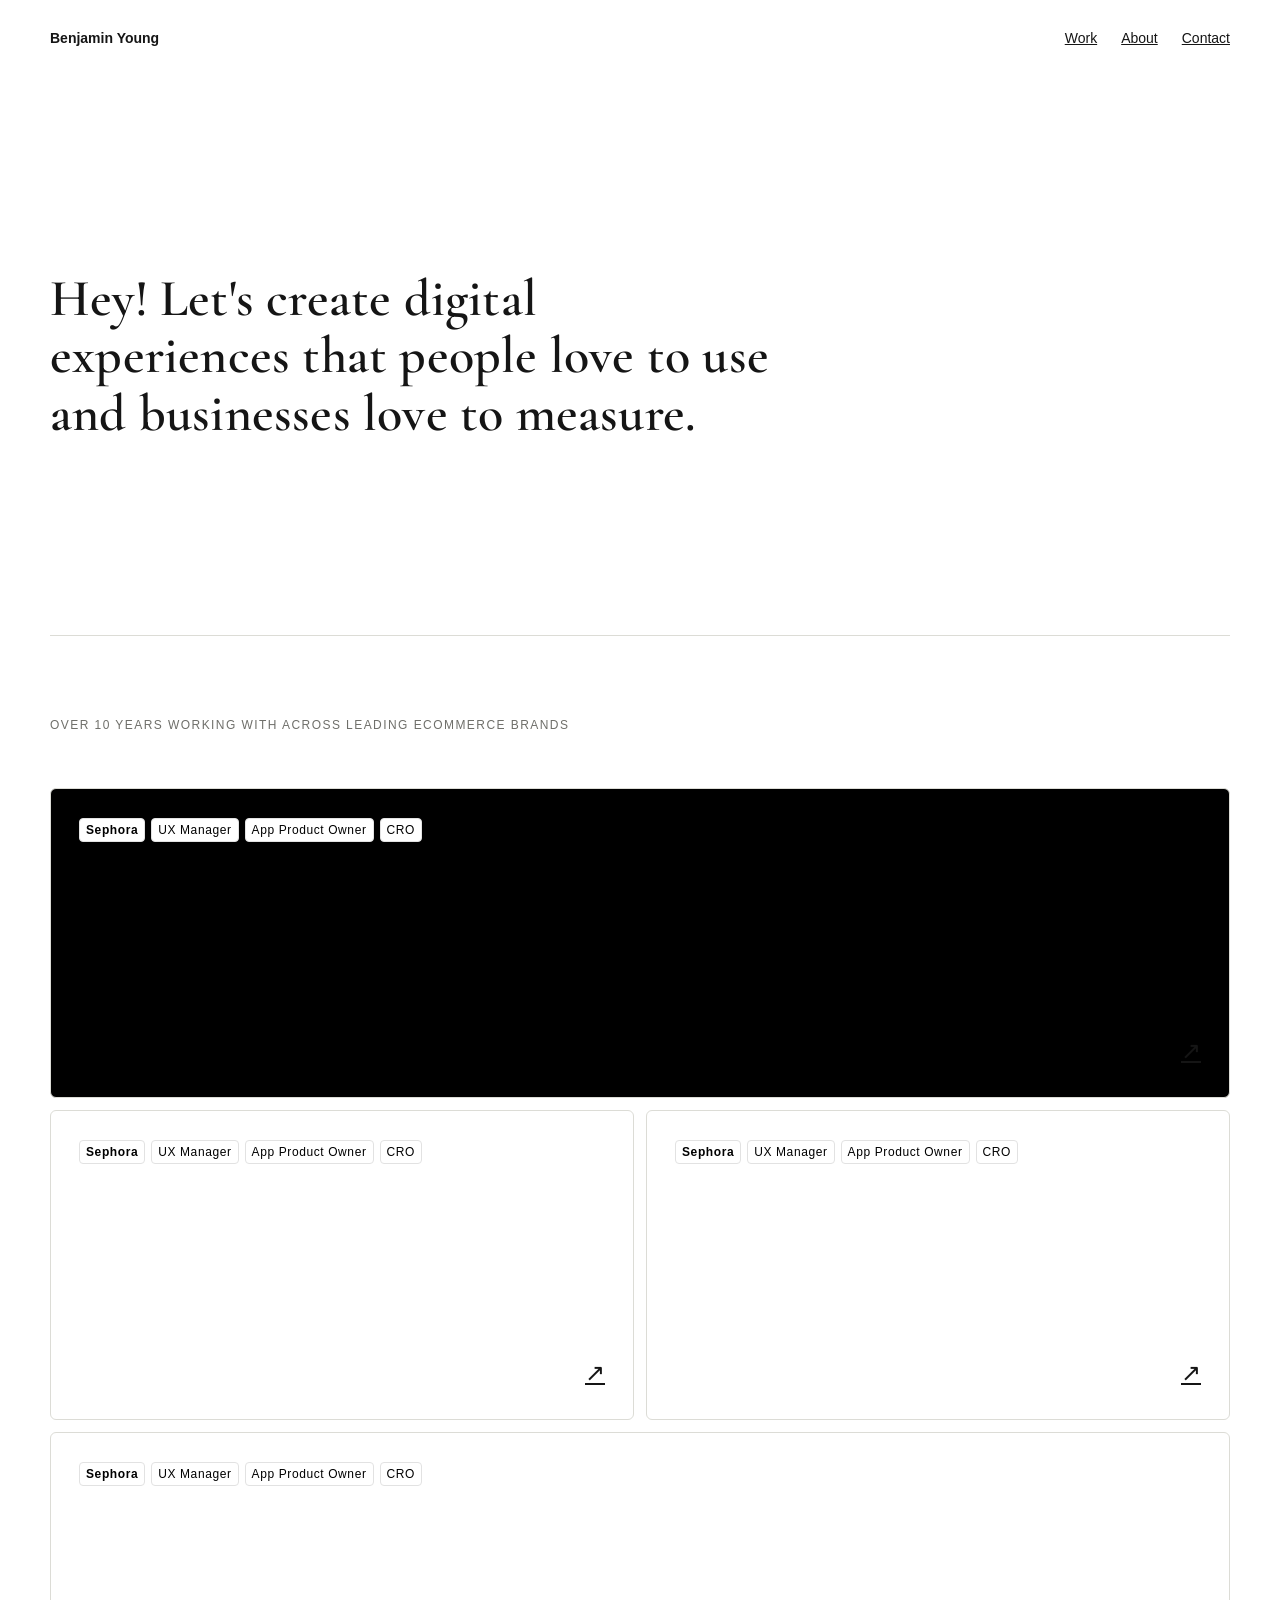
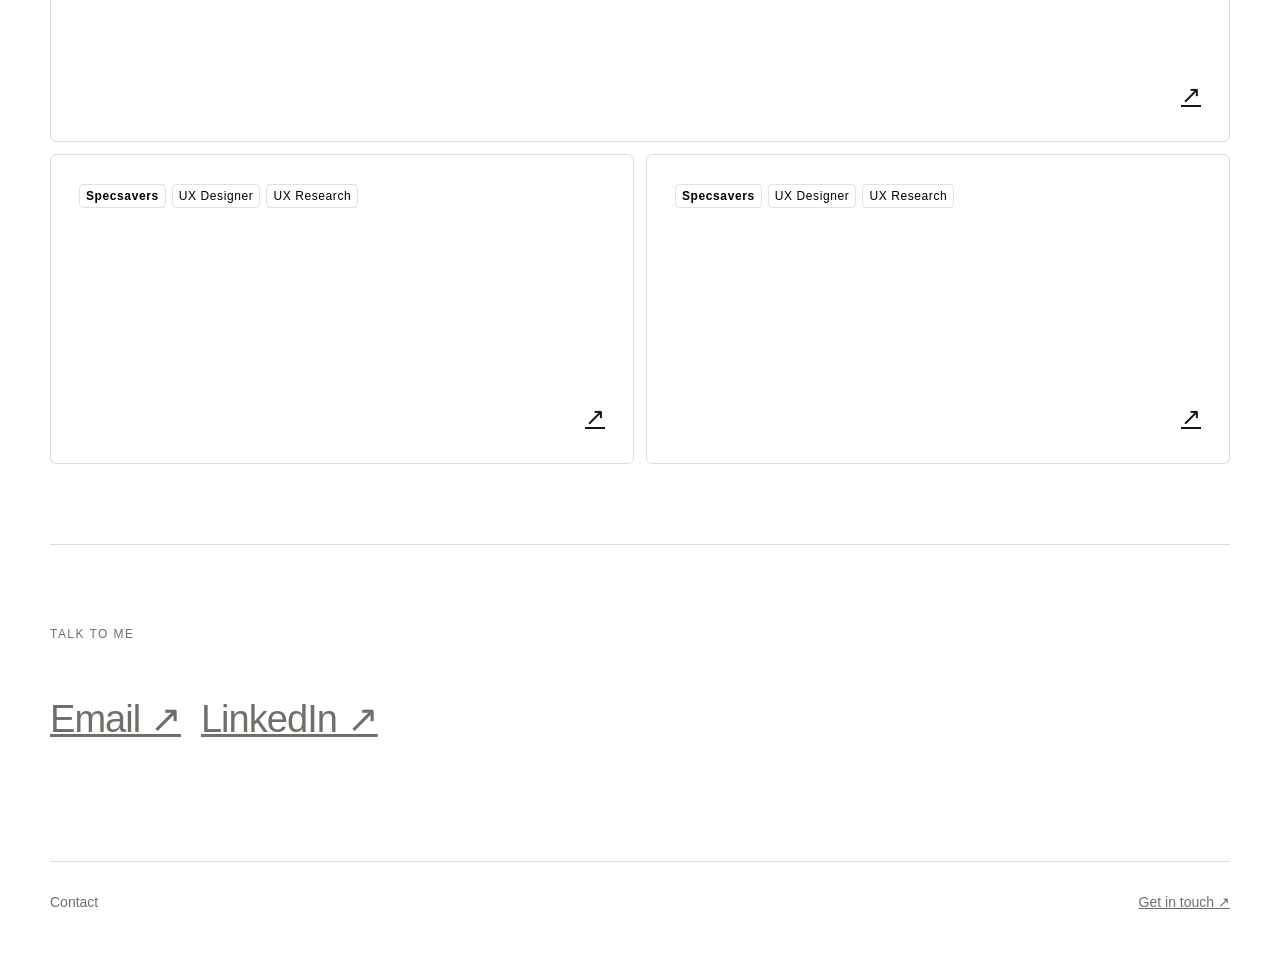
<file: index.html>
<!doctype html>
<html lang="en">
<head>
<meta charset="utf-8">
<meta name="viewport" content="width=device-width, initial-scale=1">
<title>Benjamin Young — UX, Product & CRO</title>
<meta name="description" content="Benjamin Young — UX Manager, Product Owner and CRO practitioner.">

    <link rel="preconnect" href="https://fonts.googleapis.com">
<link rel="preconnect" href="https://fonts.gstatic.com" crossorigin>
<link href="https://fonts.googleapis.com/css2?family=Cormorant+Garamond:ital,wght@0,300;0,400;0,500;0,600;0,700;1,300;1,400;1,500;1,600;1,700&display=swap" rel="stylesheet">
<link rel="stylesheet" type="text/css" media="all" href="/css/main.css">

</head>
<body>
<div class="wrap">
<nav>
<strong>Benjamin Young</strong>
<div class="links">
<a href="#work">Work</a>

<a href="/about">About</a>
    <a href="#contact">Contact</a>
</div>
</nav>

<main>
<header class="hero">
<div>
<h1>Hey! Let's create digital experiences that people love to use and businesses love to measure.</h1>
</div>
</header>

<section id="work">
<div class="section-head-intro">
<div class="eyebrow">Over 10 years working with across leading eCommerce brands</div>
</div>
<div class="work">
<a class="card sephora-card" href="/work/sephora-mysephora.html">
<div><span class="tags brand">Sephora</span><span class="tags">UX Manager</span><span class="tags">App Product Owner</span><span class="tags">CRO</span></div>
<span class="arrow">↗</span>
</a>
<a class="card">
<div><span class="tags brand">Sephora</span><span class="tags">UX Manager</span><span class="tags">App Product Owner</span><span class="tags">CRO</span></div>
<span class="arrow">↗</span>
</a>
<a class="card">
<div><span class="tags brand">Sephora</span><span class="tags">UX Manager</span><span class="tags">App Product Owner</span><span class="tags">CRO</span></div>
<span class="arrow">↗</span>
</a>
<a class="card">
<div><span class="tags brand">Sephora</span><span class="tags">UX Manager</span><span class="tags">App Product Owner</span><span class="tags">CRO</span></div>
<span class="arrow">↗</span>
</a>
    <a class="card">
<div><span class="tags brand">Specsavers</span><span class="tags">UX Designer</span><span class="tags">UX Research</span></div>
<span class="arrow">↗</span>
</a>
<a class="card">
<div><span class="tags brand">Specsavers</span><span class="tags">UX Designer</span><span class="tags">UX Research</span></div>
<span class="arrow">↗</span>
</a>
</div>
</section>



<section id="contact">
<div class="section-head">
<div class="eyebrow">Talk to me</div>
</div>
<p class="about"><a href="mailto:benjaminjamesmartyn@gmail.com">Email ↗</a><a href="https://www.linkedin.com/in/benjaminjamesyoung/">LinkedIn ↗</a></p></section>
</main>

<footer>
<span>Contact</span>
<span><a href="mailto:benjaminjamesmartyn@gmail.com">Get in touch ↗</a></span>
</footer>
</div>
</body>
</html>
</file>
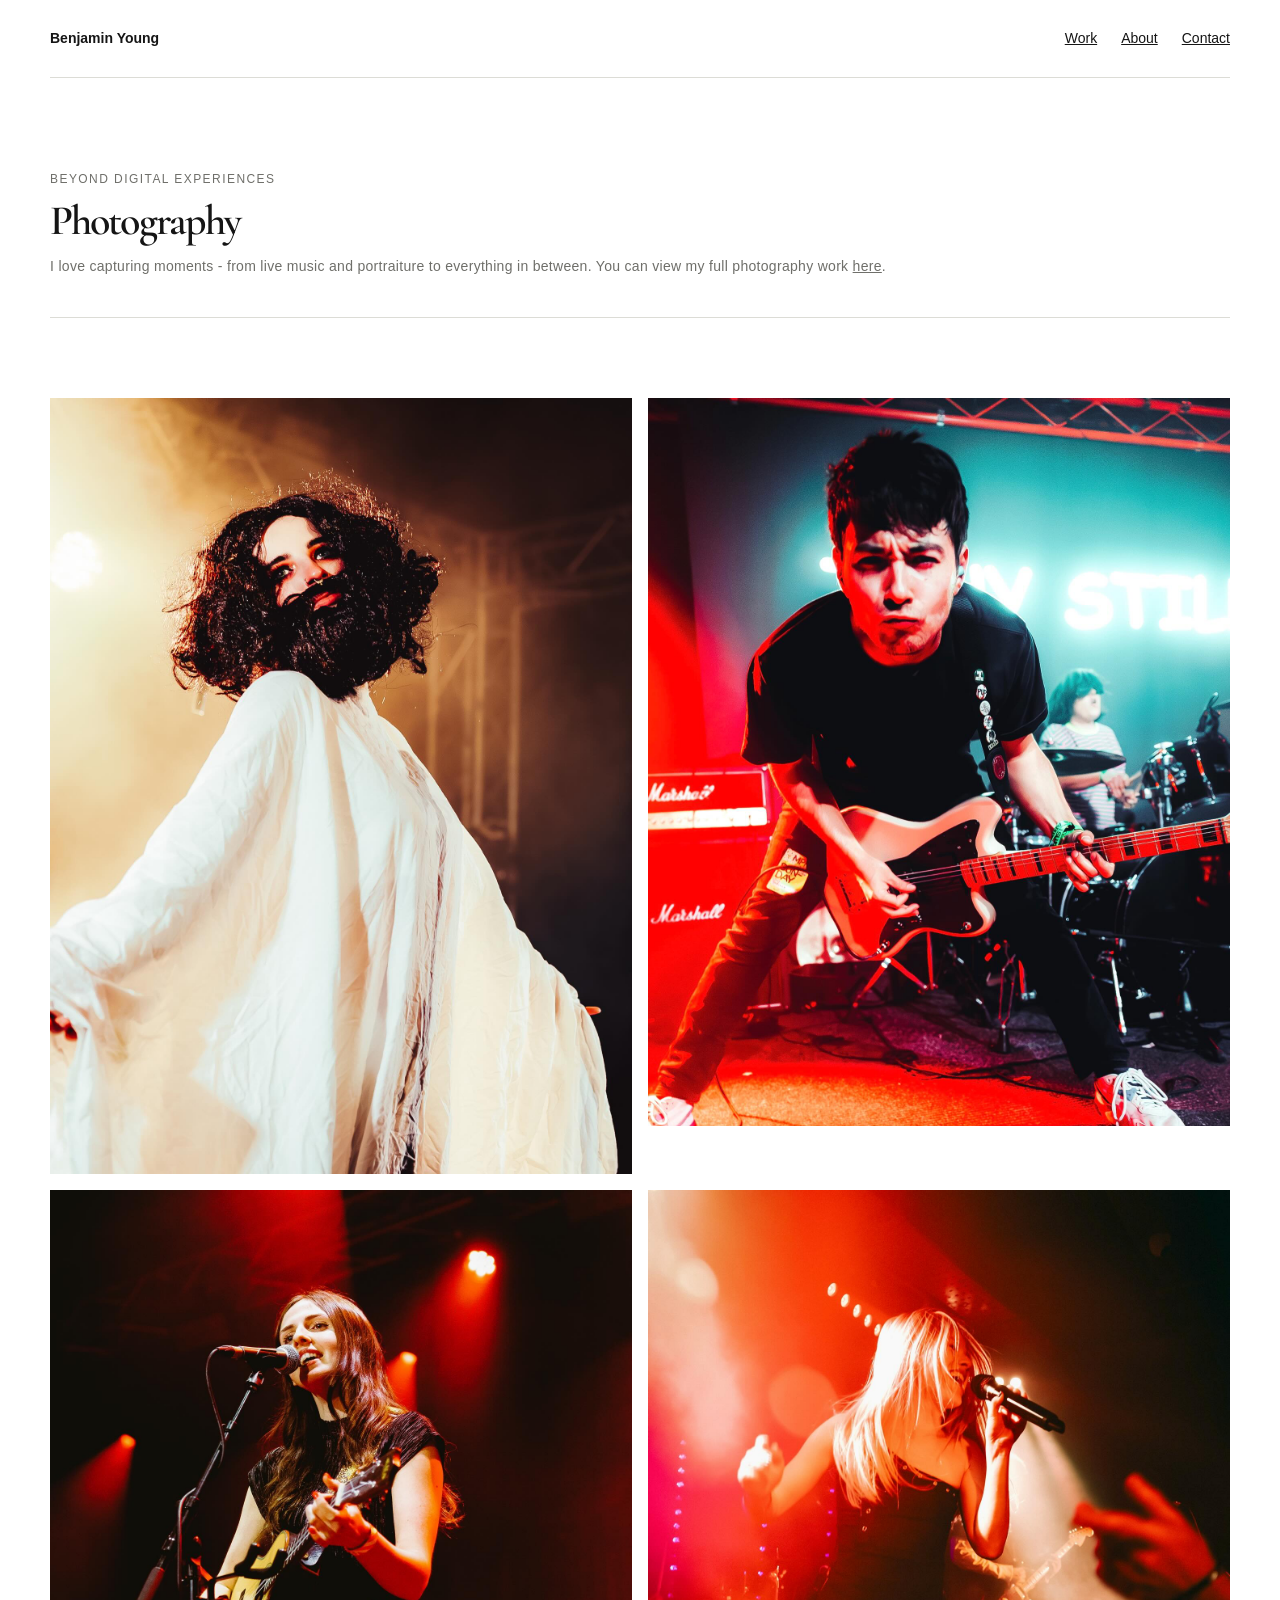
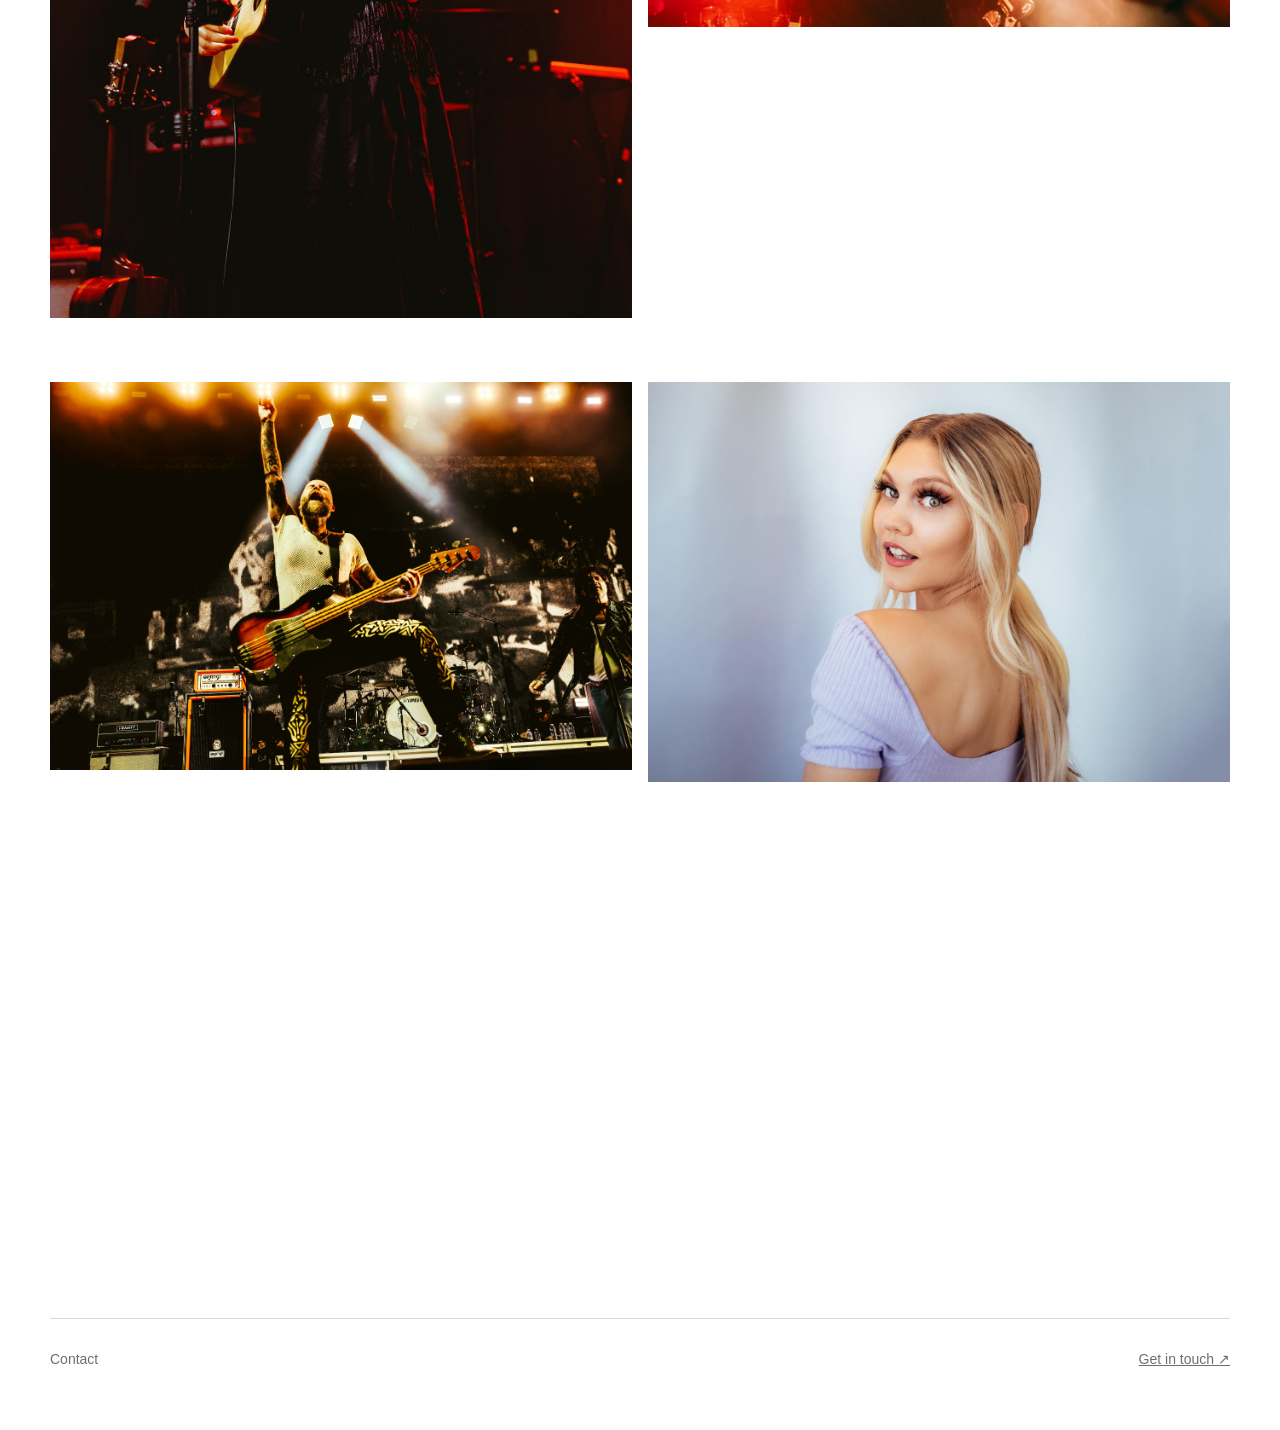
<file: about/photography/index.html>
<!doctype html>
<html lang="en">
<head>
<meta charset="utf-8">
<meta name="viewport" content="width=device-width, initial-scale=1">
<title>Benjamin Young — UX, Product & CRO</title>
<meta name="description" content="Benjamin Young — UX Manager, Product Owner and CRO practitioner.">

    <link rel="preconnect" href="https://fonts.googleapis.com">
<link rel="preconnect" href="https://fonts.gstatic.com" crossorigin>
<link href="https://fonts.googleapis.com/css2?family=Cormorant+Garamond:ital,wght@0,300;0,400;0,500;0,600;0,700;1,300;1,400;1,500;1,600;1,700&display=swap" rel="stylesheet">
<link rel="stylesheet" type="text/css" media="all" href="../../css/main.css">

</head>
<body>
<div class="wrap">
<nav>
<strong>Benjamin Young</strong>
<div class="links">
<a href="../">Work</a>
<a href="/about">About</a>
    
<a href="../#contact">Contact</a>
</div>
</nav>

<main>




    
<section class="about-life">

<div class="about-intro beyond">
<p class="eyebrow">BEYOND DIGITAL EXPERIENCES</p>
<h2>Photography</h2>
    <p>I love capturing moments - from live music and portraiture to everything in between. You can view my full photography work <a href="https://bybenyoung.com">here</a>.</p>
</div>

<section class="photo-grid">

  <figure class="photo-item">
    <div class="photo-image">
      <img
        src="/images/photography/01.jpg"
        alt="Description of the photograph"
      >
    </div>
  </figure>

  <figure class="photo-item">
    <div class="photo-image">
      <img
        src="/images/photography/02.jpg"
        alt="Description of the photograph"
      >
    </div>

  </figure>


 
  <figure class="photo-item">
    <div class="photo-image">
      <img
        src="/images/photography/03.jpg"
        alt="Description of the photograph"
      >
    </div>

  </figure>


  <figure class="photo-item">
    <div class="photo-image">
      <img
        src="/images/photography/04.jpg"
        alt="Description of the photograph"
      >
    </div>
       
  </figure>


  <figure class="photo-item">
    <div class="photo-image">
      <img
        src="/images/photography/05.jpg"
        alt="Description of the photograph"
      >
    </div>
        
  </figure>


  <figure class="photo-item">
    <div class="photo-image">
      <img
        src="/images/photography/06.jpg"
        alt="Description of the photograph"
      >
    </div>

   
  </figure>

</section>

</section>
</main>

<footer>
<span>Contact</span>
<span><a href="mailto:benjaminjamesmartyn@gmail.com">Get in touch ↗</a></span>
</footer>
</div>
</body>
</html>
</file>
<file: css/main.css>
:root {
  --bg: #fff;
  --text: #151515;
  --muted: #6f6f6a;
  --line: #dcdcd6;
  --surface: #f5f5f2;
  --max: 1180px;
}

* {
  box-sizing: border-box;
}

html {
  scroll-behavior: smooth;
}

body {
  margin: 0;
  background: var(--bg);
  color: var(--text);
  font-family: Arial, sans-serif;
  line-height: 1.5;
}

a {
  color: inherit;
      text-decoration: underline;
    cursor: pointer;
}

a:hover {
  text-decoration: underline;
  text-underline-offset: 4px;
}

p {    font-size: 14px;
    letter-spacing: 0.3px;
    color: var(--muted);}


/* =========================================
   LAYOUT
========================================= */

.wrap {
  width: min(calc(100% - 48px), var(--max));
  margin: auto;
}


/* =========================================
   NAVIGATION
========================================= */

nav {
  display: flex;
  justify-content: space-between;
  align-items: center;
  padding: 28px 0;
  font-size: 14px;
}

nav .links {
  display: flex;
  gap: 24px;
}


/* =========================================
   HERO
========================================= */

.hero {
  min-height: 62vh;
  display: flex;
  align-items: center;
  padding: 80px 0;
}

h1 {
  max-width: 29ch;
  margin: 0;
  font-family: "Cormorant Garamond", serif;
  font-size: clamp(48px, 9vw, 52px);
  line-height: 1.1;
  letter-spacing: 0.2px;
  font-weight: 600;
}

.intro {
  max-width: 620px;
  margin-top: 34px;
  font-size: clamp(19px, 2.2vw, 27px);
  line-height: 1.3;
}


/* =========================================
   SECTIONS
========================================= */

section {
  padding: 80px 0;
  border-top: 1px solid var(--line);
}

.section-head {
  display: grid;
  grid-template-columns: 1fr 2fr;
  gap: 40px;
  margin-bottom: 42px;
}

.section-head-intro {
  display: grid;
  grid-template-columns: 1fr;
  gap: 40px;
  margin-bottom: 42px;
}

.eyebrow {
  margin-bottom: 12px;
  color: var(--muted);
  font-size: 12px;
  letter-spacing: 0.12em;
  text-transform: uppercase;
}

h2 {
  margin: 0;
  font-family: "Cormorant Garamond", serif;
  font-size: 42px;
  line-height: 1;
  letter-spacing: -0.045em;
  font-weight: 600;
}


/* =========================================
   TAGS
========================================= */

.tags {
  display: inline-flex;
  align-items: center;
  padding: 2px 6px;
  margin-right: 6px;
  border: 1px solid #e2e2e2;
  border-radius: 4px;
  background: #fff;
  color: #000;
  font-size: 12px;
  line-height: 18px;
  letter-spacing: 0.6px;
  cursor: default;
}

.tags.brand {
  font-weight: 600;
}


/* =========================================
   WORK / PROJECT CARDS
========================================= */

.work {
  display: grid;
  grid-template-columns: repeat(2, 1fr);
  gap: 12px;
}

.work .card:nth-child(3n + 1) {
  grid-column: 1 / -1;
}

.card {
  width: 100%;
  min-height: 310px;
  display: flex;
  flex-direction: column;
  justify-content: space-between;
  padding: 28px;
  border: 1px solid var(--line);
  border-radius: 6px;
  background: #fff;
  transition: transform 0.2s ease;
}

.card:hover {
  transform: translateY(-4px);
  text-decoration: none;
}

.card h3 {
  margin: 0 0 10px;
  font-size: 30px;
  letter-spacing: -0.03em;
}

.card p {
  max-width: 430px;
  margin: 0;
  color: var(--muted);
}

.arrow {
  align-self: flex-end;
  font-size: 24px;
}

.sephora-card {
  background: #000;
}


/* =========================================
   BUTTON
========================================= */

.button {
  display: inline-block;
  width: 95%;
  padding: 6px 0 4px;
  border: 2px solid #000 !important;
  border-radius: 8px;
  background: #fff;
  color: #000;
  font-size: 15px;
  font-weight: bold;
  text-align: center;
  vertical-align: middle;
  cursor: pointer;
  white-space: nowrap;
}


/* =========================================
   TIMELINE / EXPERIENCE
========================================= */

.timeline {
  border-top: 1px solid var(--line);
}

.role {
  display: grid;
  grid-template-columns: 1fr 2fr;
  gap: 40px;
  padding: 28px 0;
  border-bottom: 1px solid var(--line);
}

.role .dates {
  color: var(--muted);
}

.role h3 {
  margin: 0;
  font-size: 24px;
}

.role p {
  margin: 5px 0 0;
  color: var(--muted);
}


/* =========================================
   ABOUT / CONTACT
========================================= */

.about,
.contact {
  max-width: 780px;
  font-size: clamp(22px, 3vw, 38px);
  line-height: 1.2;
  letter-spacing: -0.025em;
}

#contact > p > a {
  margin-right: 20px;
}

 .about-intro.beyond {margin-bottom:40px;}

/* =========================================
   FOOTER
========================================= */

footer {
  display: flex;
  justify-content: space-between;
  padding: 30px 0 60px;
  border-top: 1px solid var(--line);
  color: var(--muted);
  font-size: 14px;
}


/* =========================================
   PHOTO GRID
========================================= */

.photo-grid {
  display: grid;
  grid-template-columns: repeat(8, 1fr);
  gap: 16px;
  align-items: start;
}

.photo-item {
  grid-column: span 4;
  min-width: 0;
  margin: 0;
}

.photo-item:nth-child(3n + 1) {
  grid-column: span 4;
}


/* =========================================
   PHOTO IMAGE
========================================= */

.photo-image {
  width: 100%;
  overflow: hidden;
}

.photo-image img {
  display: block;
  width: 100%;
  height: auto;
  transition: transform 0.5s ease;
}

.photo-item:hover .photo-image img {
  transform: scale(1.02);
}


/* =========================================
   PHOTO CAPTION
========================================= */

.photo-item--caption {
  display: grid;
  grid-template-columns: 7fr 1fr;
  gap: 16px;
  align-items: start;
}

.photo-item--caption .photo-image {
  grid-column: 1;
}

.photo-item--caption figcaption {
  grid-column: 2;
}

.photo-number {
  display: block;
  margin-bottom: 12px;
  color: var(--muted);
  font-size: 10px;
  letter-spacing: 0.1em;
}

.photo-item--caption figcaption p {
  margin: 0;
  color: var(--muted);
  font-size: 12px;
  line-height: 1.4;
}


/* =========================================
   PHOTO PROPORTIONS
========================================= */

.photo-item:nth-child(2) .photo-image {
  aspect-ratio: 4 / 5;
}

.photo-item:nth-child(3) .photo-image {
  aspect-ratio: 3 / 4;
}

.photo-item:nth-child(4) .photo-image {
  aspect-ratio: 4 / 3;
}

.photo-item:nth-child(5) .photo-image {
  aspect-ratio: 1 / 1;
}

.photo-item:nth-child(6) .photo-image {
  aspect-ratio: 3 / 4;
}


/* =========================================
   POLAROID GRID
========================================= */

.polaroid-grid {
  display: grid;
  grid-template-columns: repeat(5, 1fr);
  gap: 16px;
  margin-top: 30px;
}

.polaroid {
  padding: 10px 10px 18px;
  border: 1px solid var(--line);
  border-radius: 6px;
  background: #fff;
}

.polaroid-image {
  aspect-ratio: 1 / 1.15;
  overflow: hidden;
}

.polaroid-image img {
  display: block;
  width: 100%;
  height: 100%;
  object-fit: cover;
}

.polaroid-caption {
  display: flex;
  flex-direction: column;
  justify-content: space-between;
  align-items: stretch;
  height: 120px;
  padding: 14px 4px 0;
}

.polaroid-caption h3 {
  margin: 0 0 4px;
  font-size: 14px;
  letter-spacing: 0.04em;
}

.polaroid-caption p {
  margin: 0;
  color: var(--muted);
  font-size: 13px;
  line-height: 1.4;
}


/* =========================================
   TABLET
========================================= */

@media (max-width: 900px) {

  .photo-grid {
    grid-template-columns: repeat(4, 1fr);
  }

  .photo-item {
    grid-column: span 2;
  }

  .photo-item:nth-child(3n + 1) {
    grid-column: span 4;
  }

}


/* =========================================
   MOBILE
========================================= */

@media (max-width: 700px) {

  .wrap {
    width: min(calc(100% - 32px), var(--max));
  }

  nav .links {
    gap: 12px;
  }

  .hero {
    min-height: 70vh;
    padding: 70px 0 60px;
  }

  h1 {
    max-width: 16ch;
    font-size: clamp(42px, 9vw, 48px);
  }

  .section-head,
  .role {
    grid-template-columns: 1fr;
    gap: 18px;
  }

  .work {
    grid-template-columns: 1fr;
  }

  section {
    padding: 60px 0;
  }

  footer {
    display: block;
  }

  .polaroid-grid {
    grid-template-columns: repeat(2, 1fr);
  }

  .about-life {
    padding: 120px 40px;
  }

  .about-intro {
    max-width: 600px;
    margin-bottom: 56px;
  }

 

  .about-intro h2 {
    margin: 0;
    font-size: clamp(36px, 4vw, 64px);
    line-height: 0.95;
    letter-spacing: -0.04em;
  }

}


/* =========================================
   SMALL MOBILE PHOTO GRID
========================================= */

@media (max-width: 600px) {

  .photo-grid {
    grid-template-columns: repeat(2, 1fr);
    gap: 10px;
  }

  .photo-item,
  .photo-item:nth-child(3n + 1) {
    grid-column: span 2;
  }

  .photo-item--caption {
    display: block;
  }

  .photo-item--caption figcaption {
    display: flex;
    gap: 12px;
    margin-top: 10px;
  }

  .photo-number {
    flex-shrink: 0;
    margin: 0;
  }

  .photo-item--caption figcaption p {
    max-width: 250px;
  }

}
</file>
